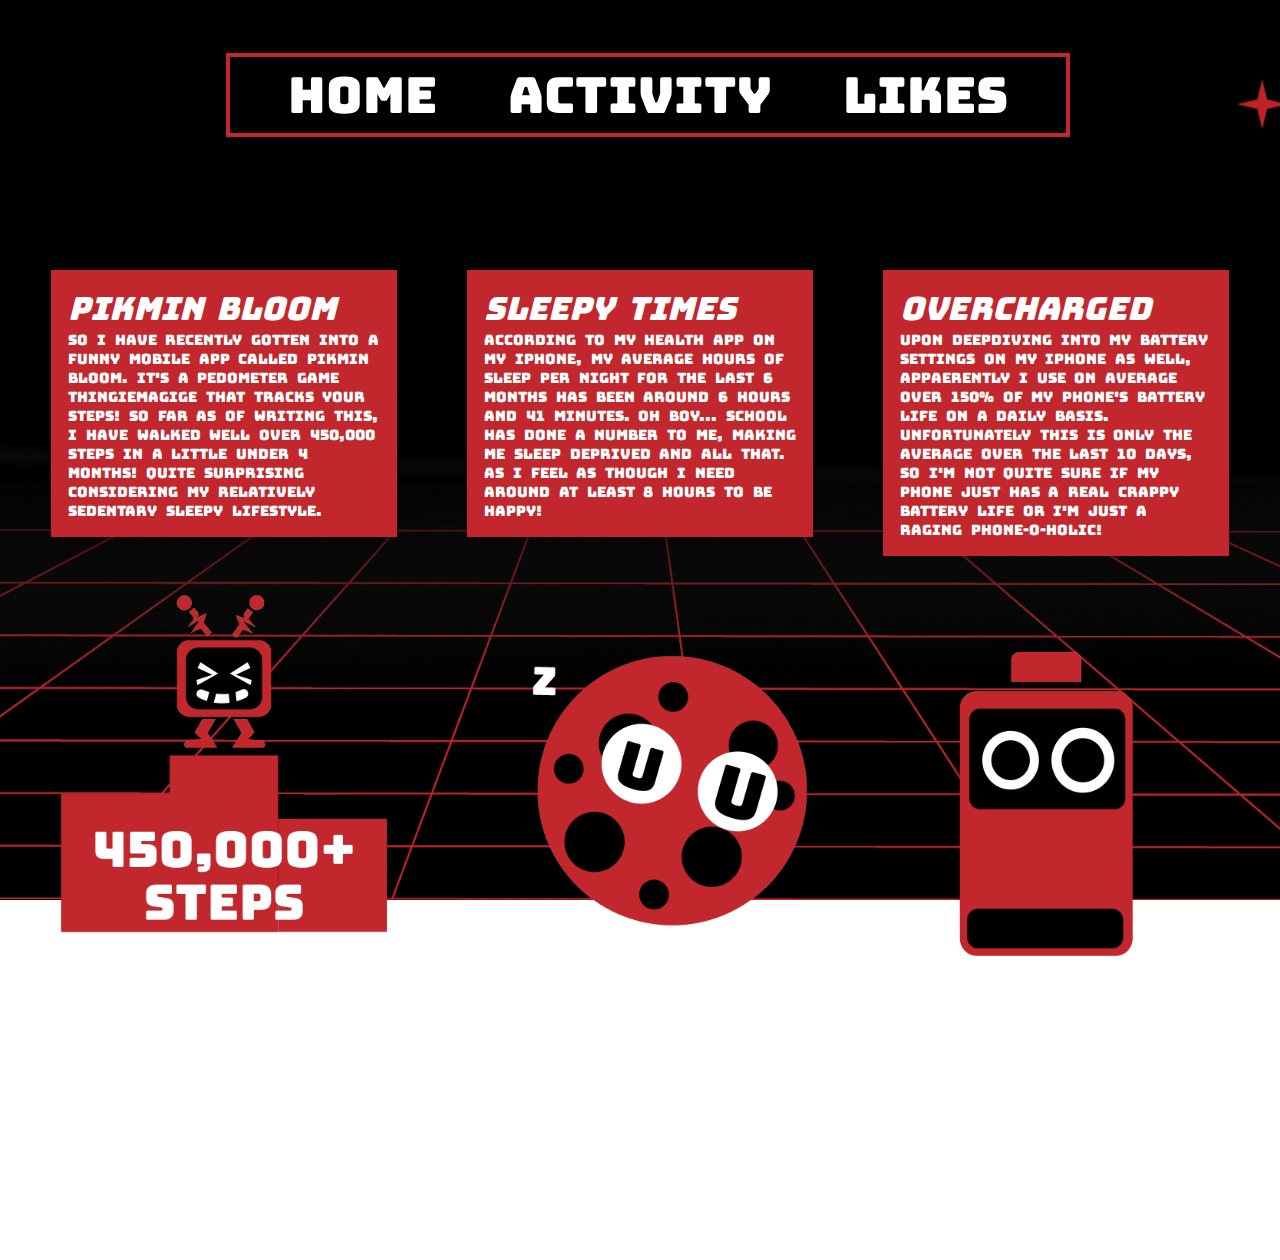
<file: act/actIndex.html>
<!DOCTYPE html>
<html lang="en">
<head>
	<meta charset="UTF-8">
	<title>Jack's Activity</title>
	<link href="../css/style.css" rel="stylesheet">
	<link href="https://fonts.googleapis.com" rel="preconnect">
	<link href="https://fonts.gstatic.com" rel="preconnect">
	<link href="https://fonts.googleapis.com/css2?family=Bungee&display=swap" rel="stylesheet">
</head>
<body>
	<header>
		<nav>
			<a href="../Index.html" style="text-decoration: none">Home</a> <a href="../act/actIndex.html" style="text-decoration: none">Activity</a> <a href="../likes/likeIndex.html" style="text-decoration: none">Likes</a>
		</nav>
	</header>
	<div id="c1">
	<div class="first">
		<em>Pikmin Bloom</em><br>
		So I have recently gotten into a funny mobile app called Pikmin Bloom. It's a pedometer game thingiemagige that tracks your steps! So far as of writing this, I have walked well over 450,000 steps in a little under 4 months! Quite surprising considering my relatively sedentary sleepy lifestyle.
	</div><!-- <br> -->
	<img class="podium" src="../act/img/podium_jump.gif"></div>
	<div id="c2">
	<div class="middle">
		<em>Sleepy Times</em><br>
		According to my Health app on my Iphone, my average hours of sleep per night for the last 6 months has been around 6 hours and 41 minutes. Oh boy... school has done a number to me, making me sleep deprived and all that. As I feel as though I need around at least 8 hours to be happy!
	</div><img class="podium" src="../likes/img/moon.gif"></div>
	<div id="c3">
	<div class="last">
		<em>Overcharged</em><br>
		Upon deepdiving into my battery settings on my iphone as well, appaerently I use on average over 150% of my phone's battery life on a daily basis. Unfortunately this is only the average over the last 10 days, so I'm not quite sure if my phone just has a real crappy battery life or I'm just a raging phone-o-holic!
	</div><img class="podium" src="../act/img/onehalfone.gif"></div>
</body>
</html>
</file>
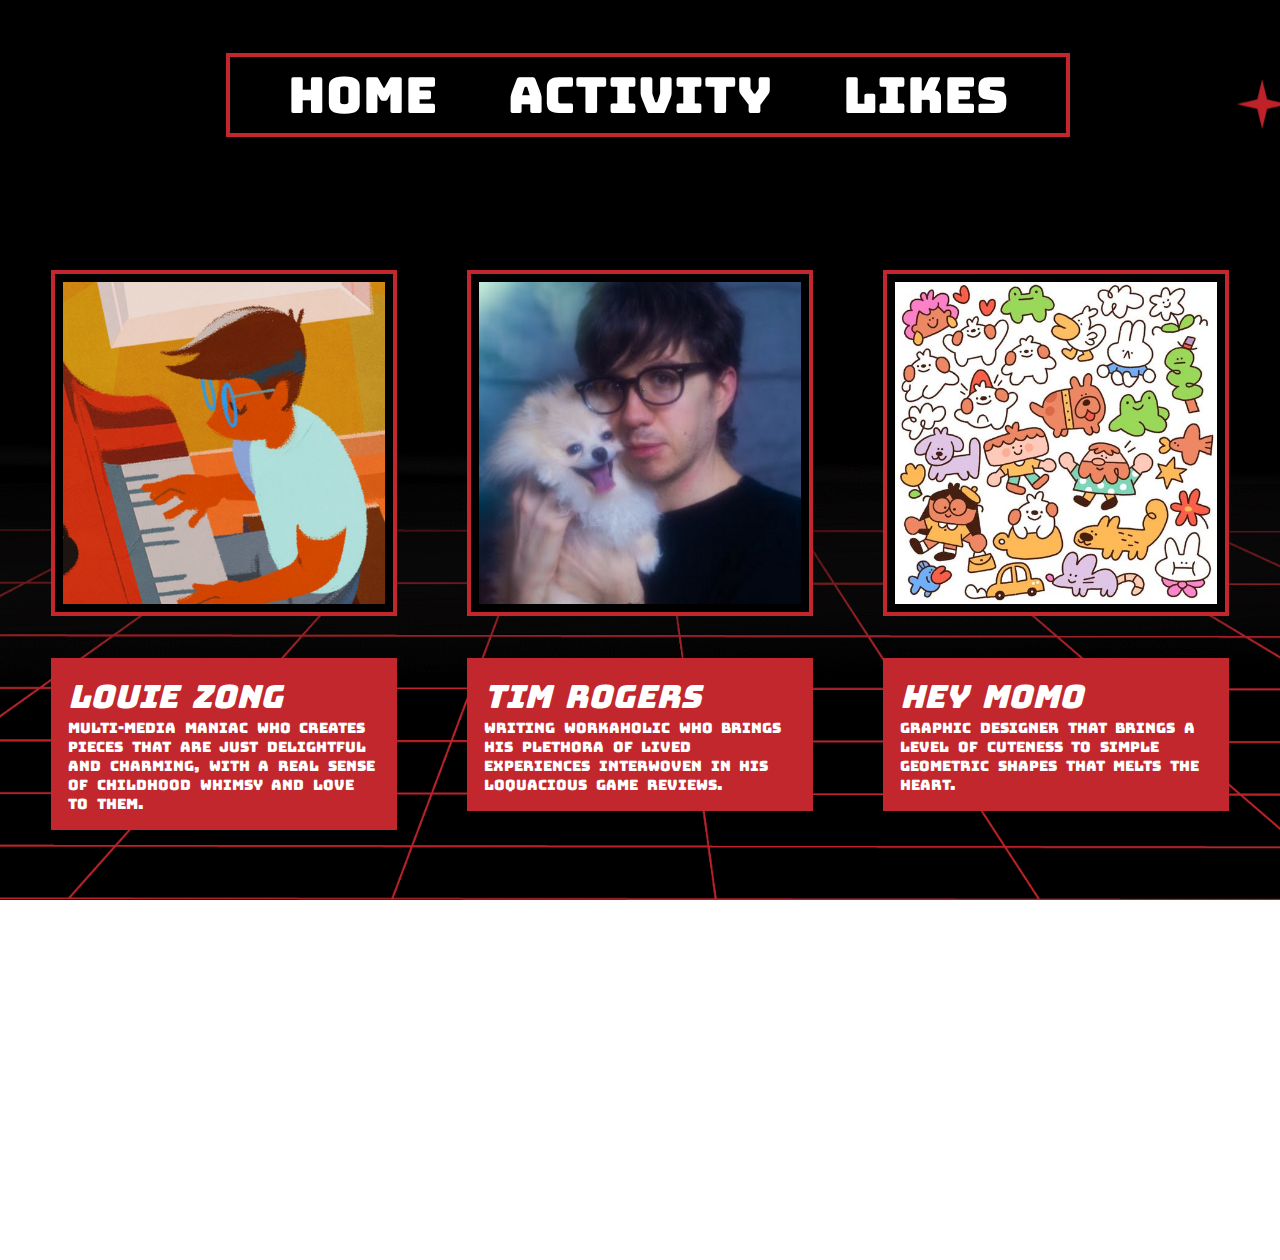
<file: likes/likeIndex.html>
<!DOCTYPE html>
<html lang="en">
    <head>
        <meta charset="UTF-8">
        <title>What Jack Likes</title>
        <link rel="stylesheet" href="../css/style.css">
        <link rel="preconnect" href="https://fonts.googleapis.com">
        <link rel="preconnect" href="https://fonts.gstatic.com" crossorigin>
        <link href="https://fonts.googleapis.com/css2?family=Bungee&display=swap" rel="stylesheet">
    </head>
    <body>
        <header>
        <nav>
            <a style="text-decoration: none" href="../Index.html">Home</a>            
            <a style="text-decoration: none" href="../act/actIndex.html">Activity</a>
            <a style="text-decoration: none" href="../likes/likeIndex.html">Likes</a>
                    </nav>
        </header>

        <div id="c1">
         <a href="https://www.louiezong.com/#">
        <img class="uno" src="../likes/img/lz.jpg">  
        </a> 
            <div class="one"> <em>Louie Zong</em> <br>Multi-Media Maniac who creates pieces that are just delightful and charming, with a real sense of childhood whimsy and love to them.</div> 
        </div>

        <div id="c2">
         <a href="http://www.actionbutton.net/">
        <img class="uno" src="../likes/img/tr.jpg">  
        </a> 
        <div class="two"> <em>Tim Rogers</em> <br>Writing Workaholic who brings his plethora of lived experiences interwoven in his loquacious game reviews.</div> 
        </div>
        
        <div id="c3">
            <a href="http://www.heyheymomo.com">
                <img class="uno" src="../likes/img/hm.jpg">  
                </a> 
                <div class="three"> <em>Hey Momo</em> <br>Graphic designer that brings a level of cuteness to simple geometric shapes that melts the heart.</div> 

        </div>

    </body>
</html>
</file>
<file: css/style.css>
html {
	background: url(../img/bgwob.gif) no-repeat center center fixed;
	-webkit-background-size: fixed;
	-moz-background-size: cover;
	-o-background-size: cover;
	background-size: cover;
	min-width: 1150px;
}
/* header {
      display: flex; maybe add % min hieght and width? margins?
  } */

nav {
	position: relative;
	top: 5%;
	min-width: 65%;
	margin: 0% 17% 0% 17%;
	box-sizing: border-box;
	align-items: center;
	font-family: "Bungee";
	color: white;
	text-align: center;
	font-size: 3.1em;
	word-spacing: 1.2em;
	border: .1em solid #C1272D;
	background-color: black;
	text-decoration: none;
	padding: .1em;
	z-index: 4;
	/* margin: 0px 20% -90% 20%;
    padding:0px 1em 0 0%; */
	/* left: 17%; */
	/* display: flex; */
	/* justify-content: space-between; */
	/* flex-wrap: nowrap; */
	/* padding: 0px 4%;
    min-width: 50%; */
}
a {
	color: white;
}
.first {
	color: white;
	font-family: "Bungee";
	font-size: .9em;
	position: relative;
	top: 0%;
	left: 5%;
	box-sizing: content-box;
	text-align: left;
	/* word-spacing: 400%; */
	word-spacing: .4em;
	border: #C1272D solid 1em;
	background-color: #C1272D;
	padding: .2em;
	margin-right: 10%;
}
.middle {
	color: white;
	font-family: "Bungee";
	font-size: .9em;
	position: relative;
	top: 0%;
	left: 5%;
	box-sizing: content-box;
	word-spacing: .4em;
	border: #C1272D solid 1em;
	background-color: #C1272D;
	padding: .2em;
	margin-right: 10%;
	z-index: 3;
}
.last {
	color: white;
	font-family: "Bungee";
	font-size: .9em;
	position: relative;
	top: 0%;
	left: 5%;
	box-sizing: content-box;
	word-spacing: .4em;
	border: #C1272D solid 1em;
	background-color: #C1272D;
	padding: .2em;
	margin-right: 10%;
	z-index: 3;
}
.podium {
	position: relative;
	display: inline-flex;
	left: 0%;
	bottom: 10%;
	height: auto;
	width: 100%;
	margin-top: 30%;
	letter-spacing: 200%;
}
/* div { */

/* margin: 92.5% 0px 0px -250px; */

/* opacity: 0;  
} */

#face {
	position: relative;
	height: 25%;
	width: 100%;
	bottom: -20%
}
#face img {
	position: fixed;
	left: 35%;
	bottom: 8%;
	width: 30%;
	height: auto;
	z-index: 1;
}
header {
	position: absolute;
	width: 100%;
	height: 100%;
}
#c1 {
	position: absolute;
	box-sizing: border-box;
	display: flex;
	flex-direction: column;
	flex-wrap: nowrap;
	align-items: center;
	justify-content: flex-start;
	left: 2.5%;
	top: 30%;
	width: 30%;
	height: 110%;
	margin-bottom: 10%;
	/* background-color: aqua; */
}
#c2 {
	position: absolute;
	box-sizing: border-box;
	display: flex;
	flex-direction: column;
	flex-wrap: nowrap;
	align-items: center;
	justify-content: flex-start;
	left: 35%;
	bottom: 5%;
	top: 30%;
	width: 30%;
	height: 110%;
	margin-bottom: 10%;
	/* background-color: blue; */
}
#c3 {
	position: absolute;
	box-sizing: border-box;
	display: flex;
	flex-direction: column;
	flex-wrap: nowrap;
	align-items: center;
	justify-content: flex start;
	left: 67.5%;
	bottom: 5%;
	top: 30%;
	width: 30%;
	height: 110%;
	margin-bottom: 10%;
	/* background-color: greenyellow; */
}
.one {
	color: white;
	font-family: "Bungee";
	font-size: .9em;
	position: relative;
	bottom: 0%;
	left: 5%;
	box-sizing: content-box;
	text-align: left;
	border: #C1272D solid 1em;
	background-color: #C1272D;
	padding: .2em;
	margin-right: 10%;
	word-spacing: .4em;
}
.uno {
	position: relative;
	display: inline-flex;
	left: 5%;
	top: 0%;
	height: auto;
	width: 90%;
	margin-bottom: 10%;
	padding: 2%;
	border: .3em solid#C1272D;
	background-color: black;
}
.two {
	color: white;
	font-family: "Bungee";
	font-size: .9em;
	position: relative;
	top: 0%;
	left: 5%;
	box-sizing: content-box;
	border: #C1272D solid 1em;
	background-color: #C1272D;
	padding: .2em;
	margin-right: 10%;
	z-index: 3;
	word-spacing: .4em;
}
.three {
	color: white;
	font-family: "Bungee";
	font-size: .9em;
	position: relative;
	top: 0%;
	left: 5%;
	box-sizing: content-box;
	border: #C1272D solid 1em;
	background-color: #C1272D;
	padding: .2em;
	margin-right: 10%;
	z-index: 3;
	word-spacing: .4em;
}
#box {
	color: white;
	font-family: "Bungee";
	font-size: 1.5em;
	box-sizing: content-box;
	word-spacing: .4em;
	border: #C1272D solid .2em;
	background-color: black;
	padding: 1em;
	margin-right: 10%;
	margin-bottom: 200%;
	z-index: 3;
	position: absolute;
	top: 40%;
	left: 10%;
}
/* Here is the base for the tickertape */

* {
	box-sizing: border-box;
}
@-webkit-keyframes ticker {
	0% {
		-webkit-transform: translate3d(0, 0, 0);
		transform: translate3d(0, 0, 0);
		visibility: visible;
	}
	100% {
		-webkit-transform: translate3d(-100%, 0, 0);
		transform: translate3d(-100%, 0, 0);
	}
}
@keyframes ticker {
	0% {
		-webkit-transform: translate3d(0, 0, 0);
		transform: translate3d(0, 0, 0);
		visibility: visible;
	}
	100% {
		-webkit-transform: translate3d(-100%, 0, 0);
		transform: translate3d(-100%, 0, 0);
	}
}
.ticker-wrap {
	position: relative;
	margin-top: 5%;
	bottom: 0;
	width: 50%;
	overflow: hidden;
	height: 4rem;
	background-color: #C1272D;
	padding-left: 50%;
	box-sizing: content-box;
	z-index: 2;
	border: black solid .5em
}
.ticker-wrap .ticker {
	display: inline-block;
	height: 4rem;
	line-height: 4rem;
	white-space: nowrap;
	padding-right: 100%;
	box-sizing: content-box;
	-webkit-animation-iteration-count: infinite;
	animation-iteration-count: infinite;
	-webkit-animation-timing-function: linear;
	animation-timing-function: linear;
	-webkit-animation-name: ticker;
	animation-name: ticker;
	-webkit-animation-duration: 70s;
	animation-duration: 70s;
}
.ticker-wrap .ticker__item {
	display: inline-block;
	padding: 0 2rem;
	font-size: 2rem;
	font-family: "Bungee";
	color: white;
}
em {
	font-family: "Bungee";
	font-size: 2rem;
	/* text-decoration: underline; */
	/* make leading smaller */
}
</file>
